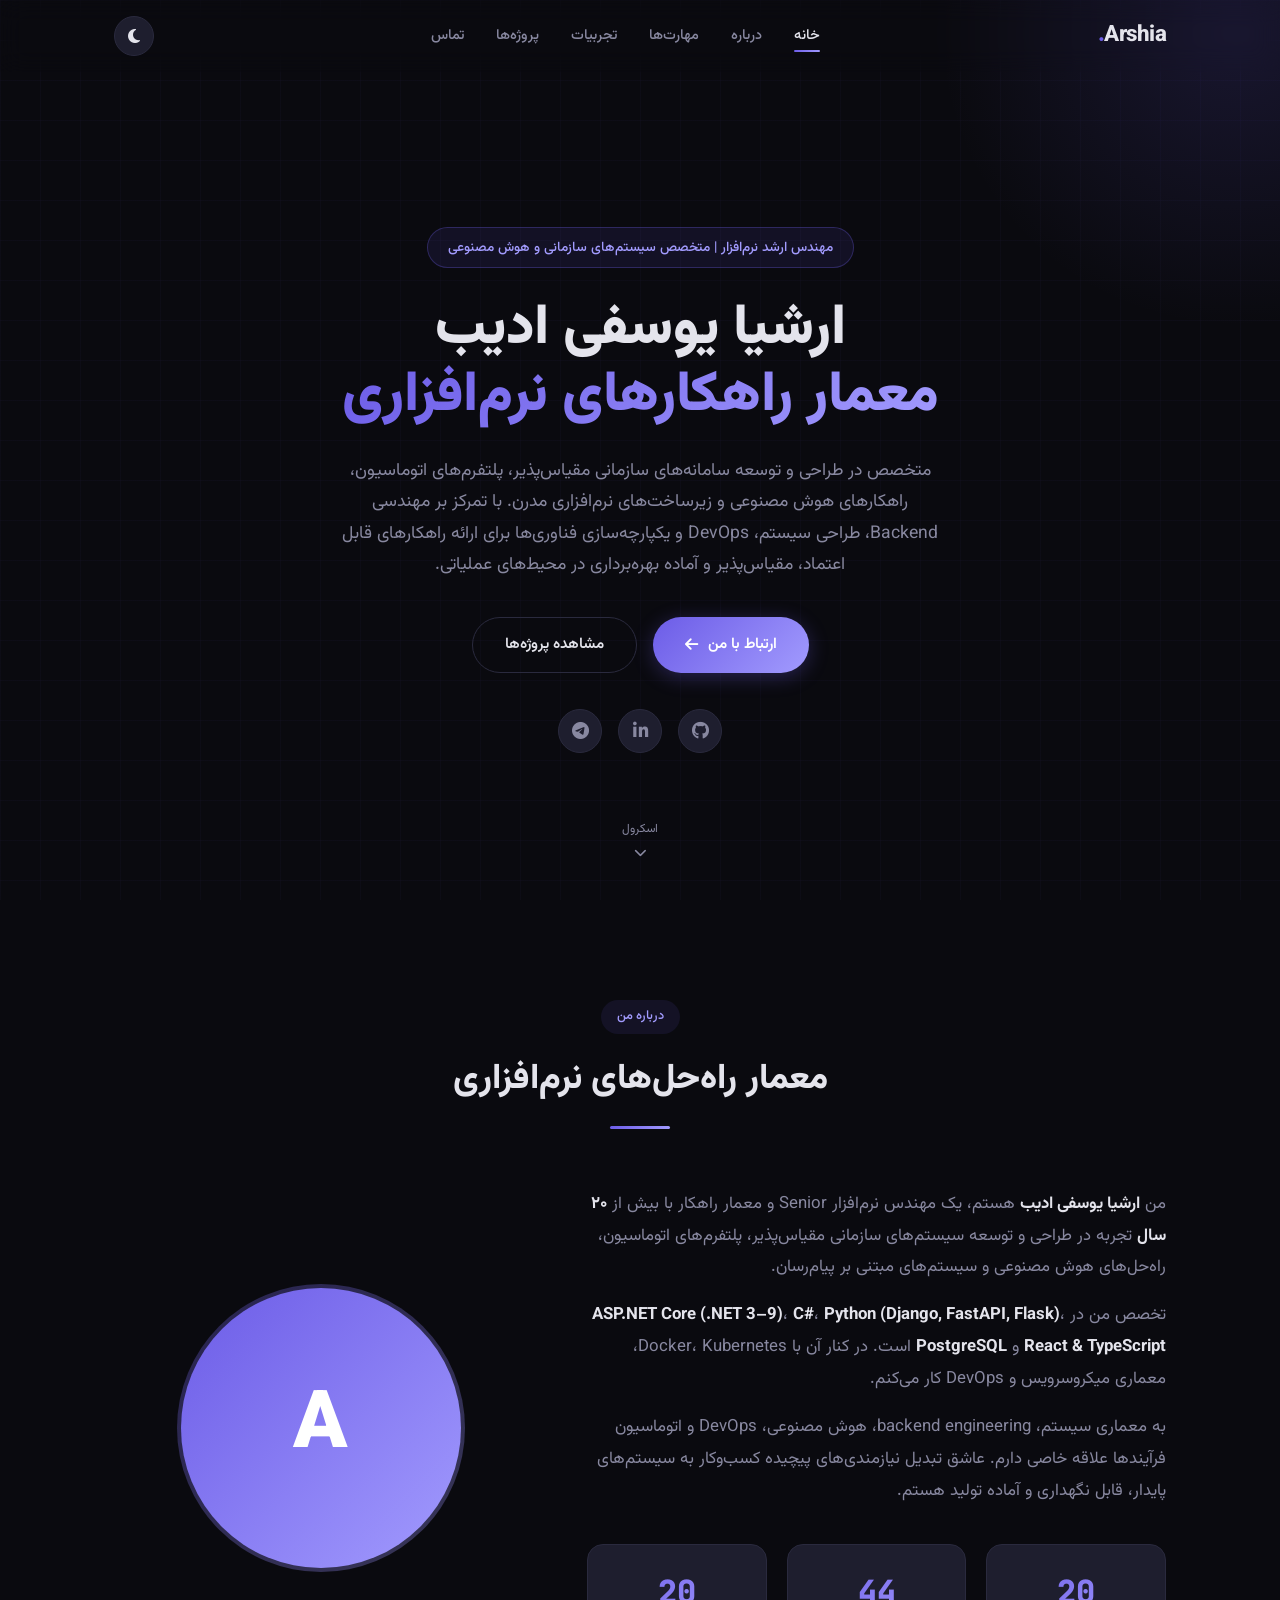
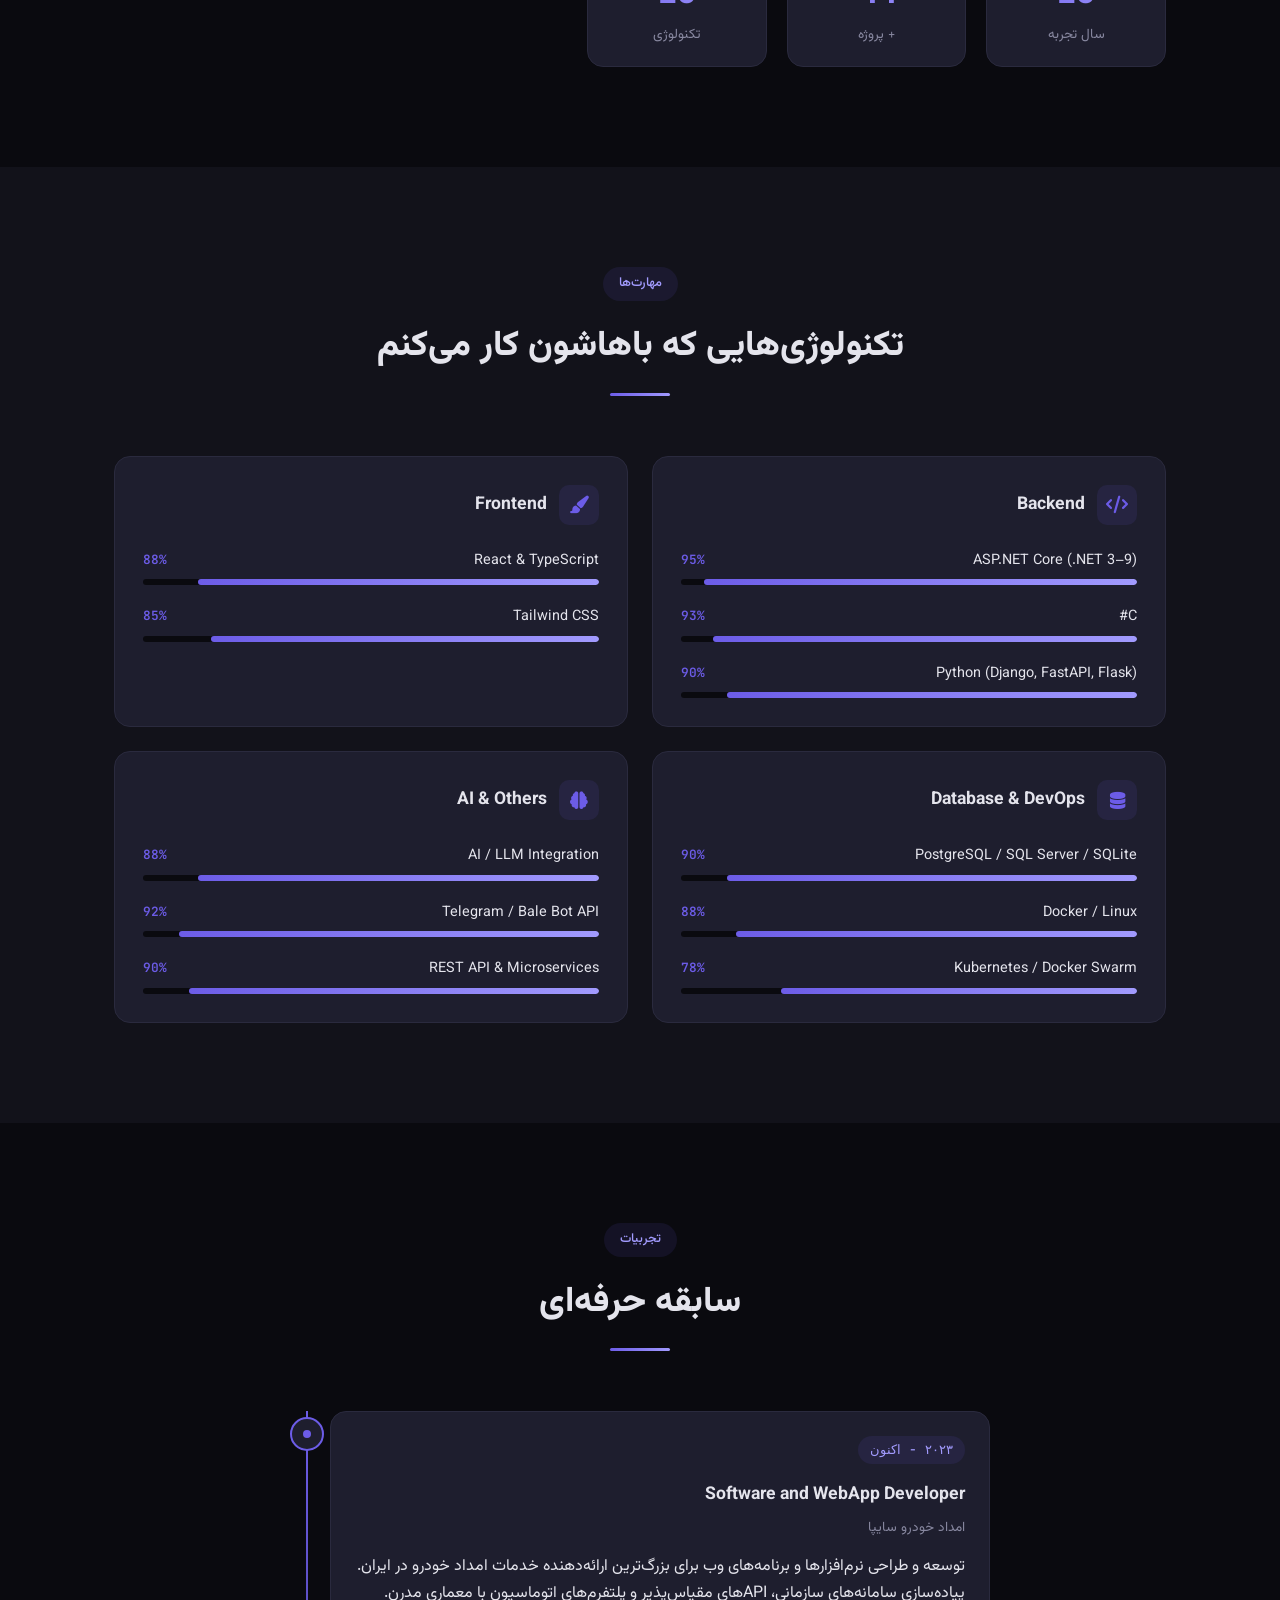
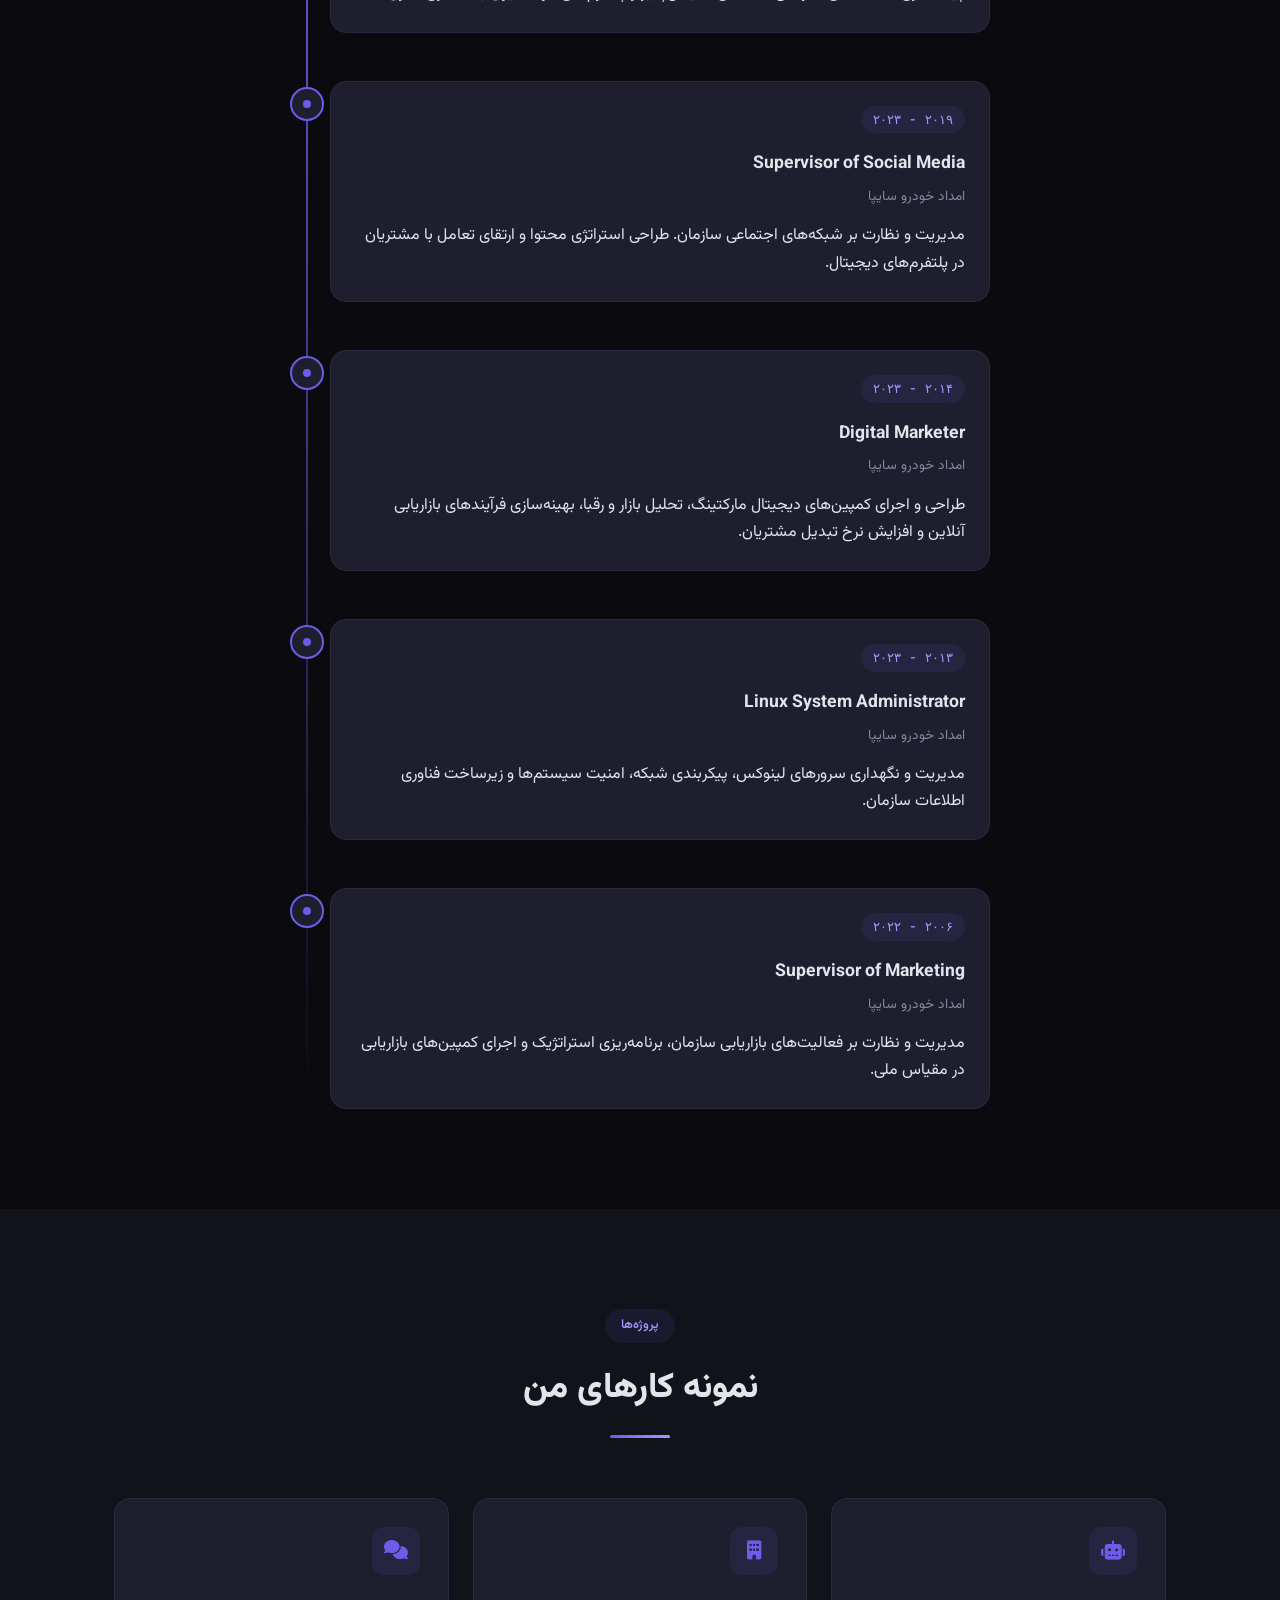
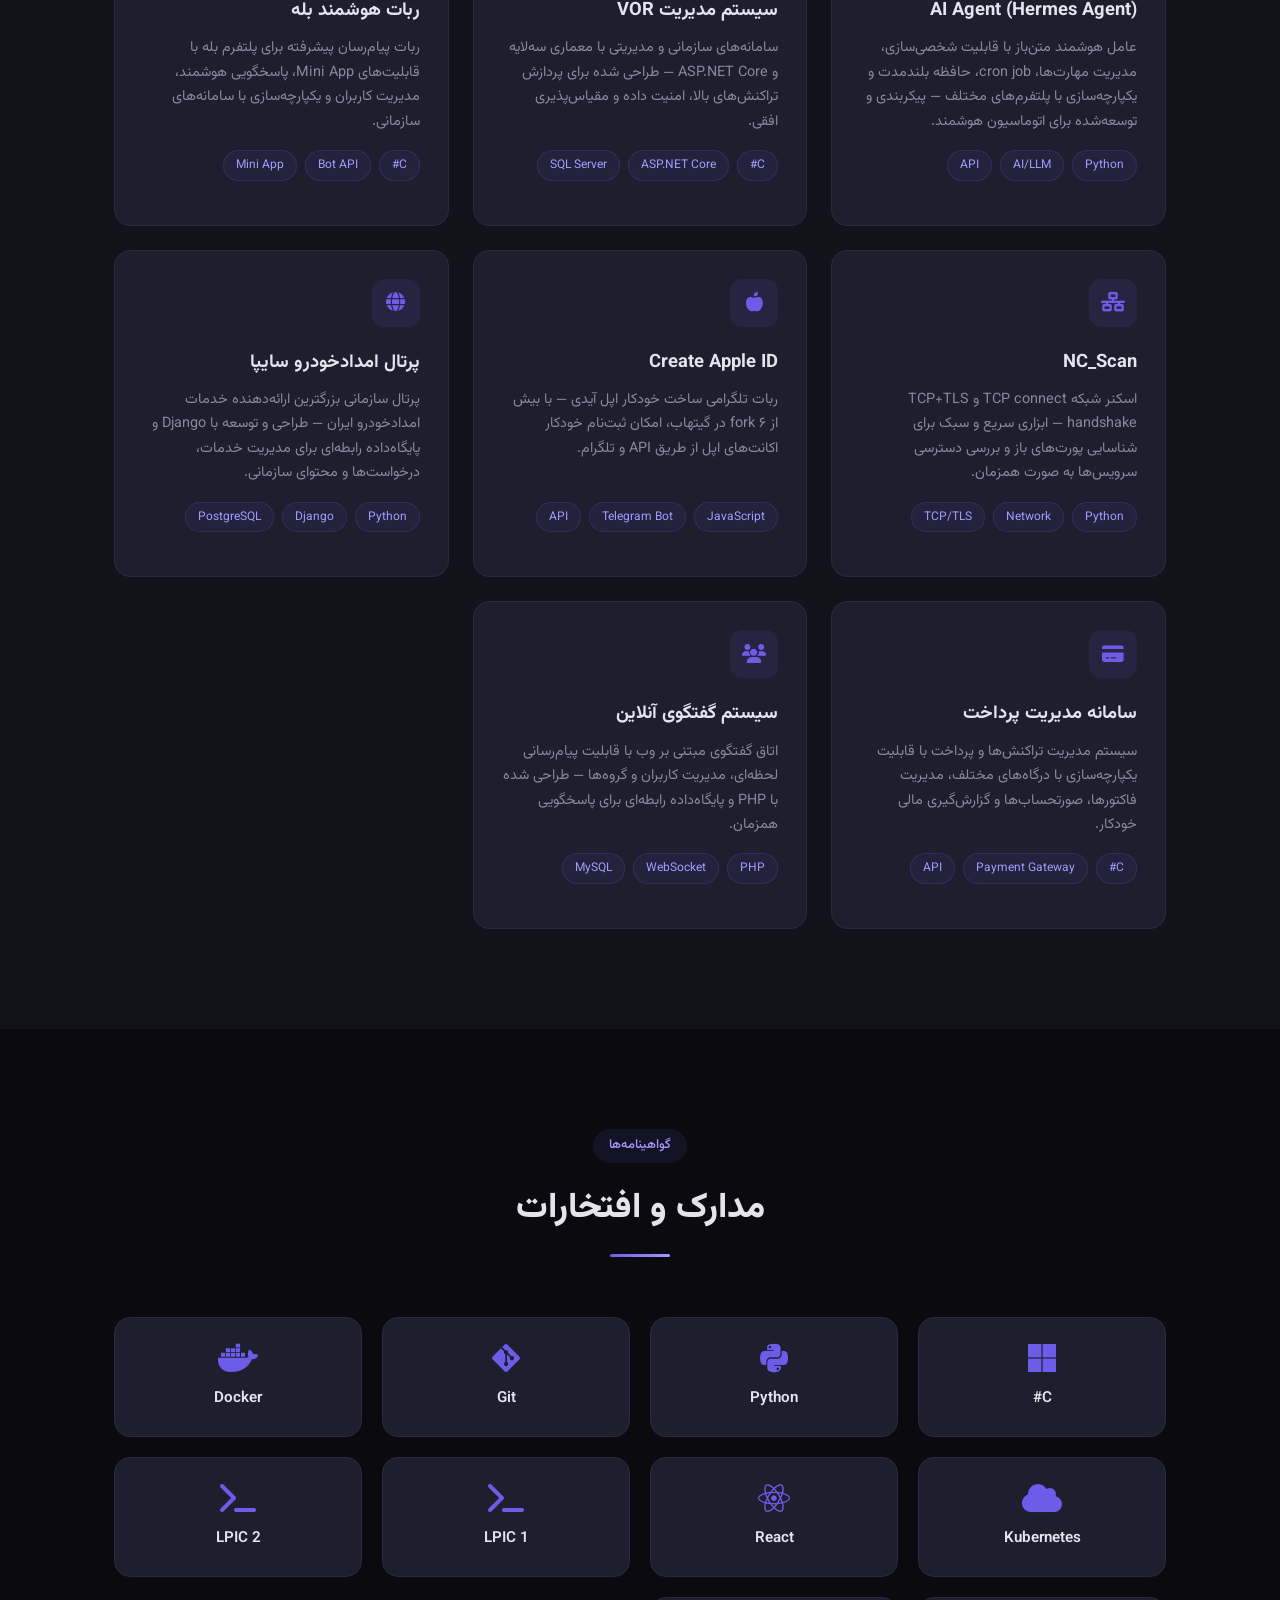
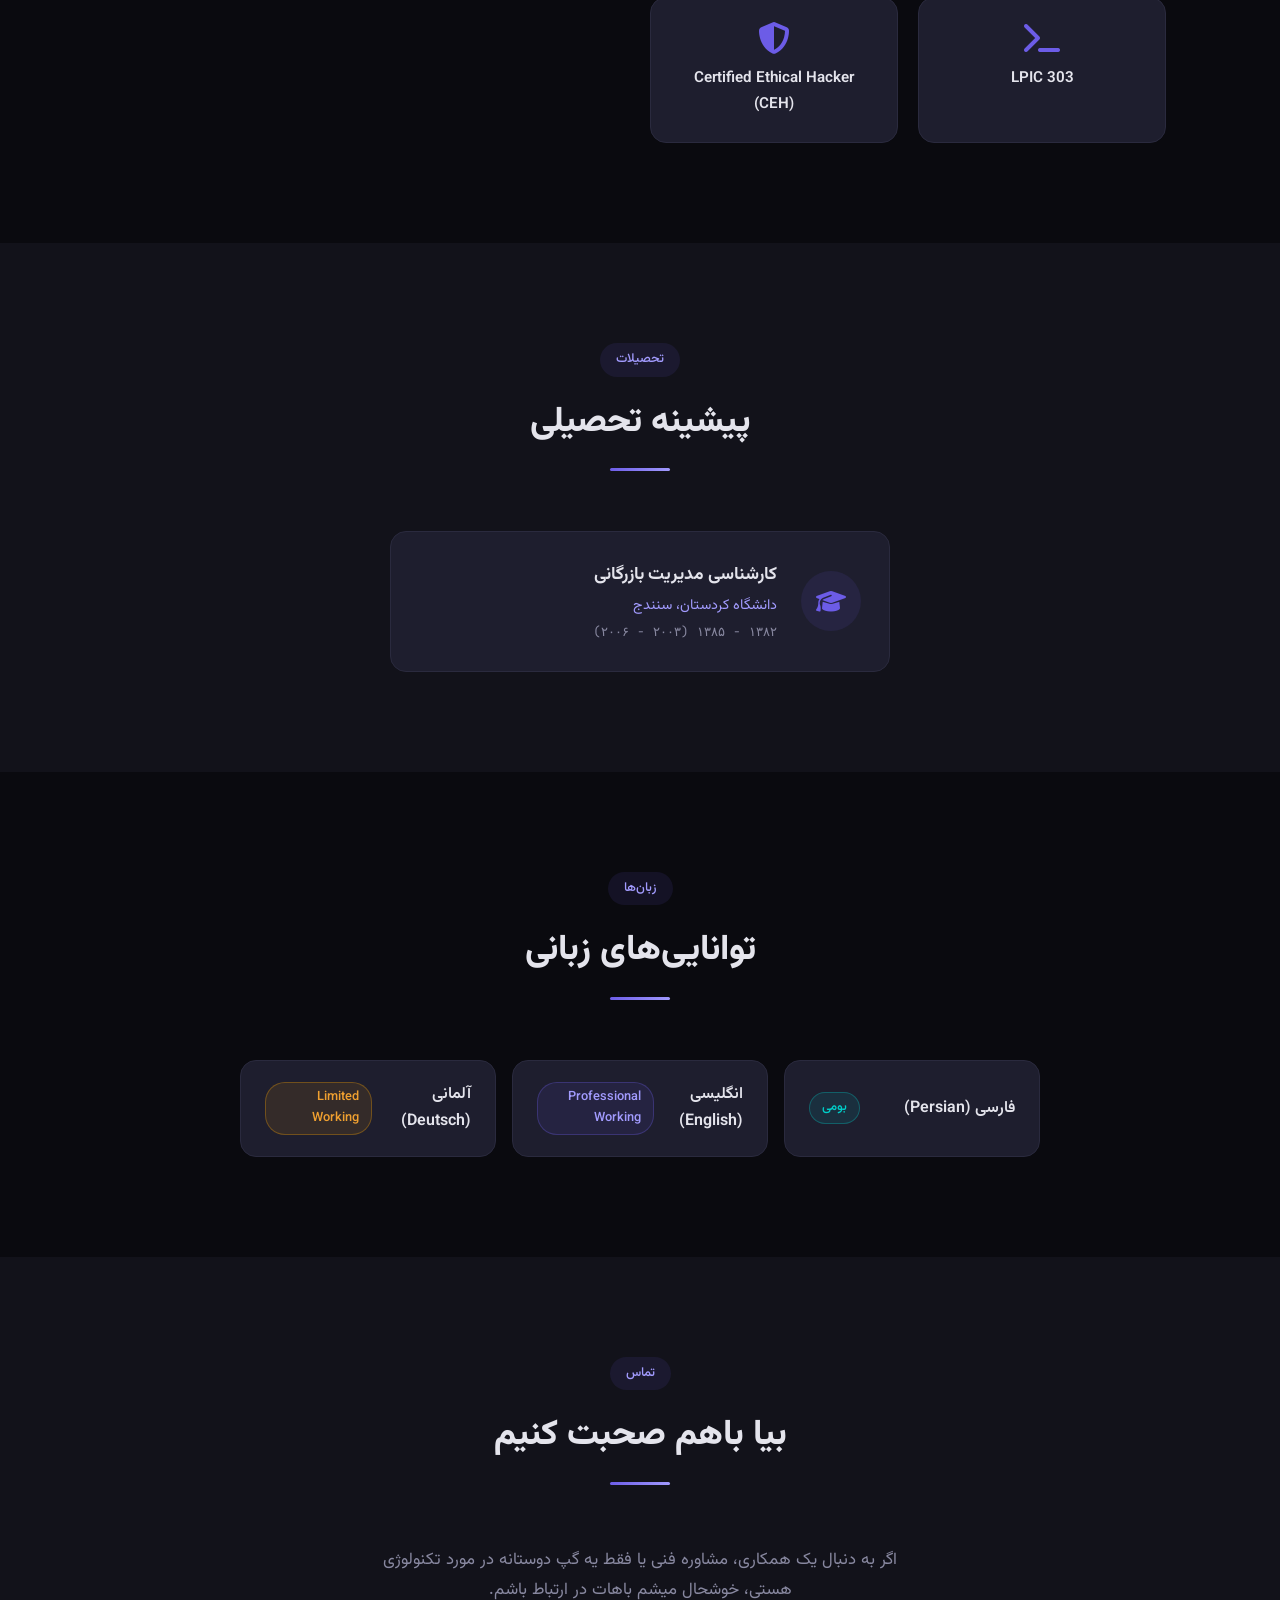
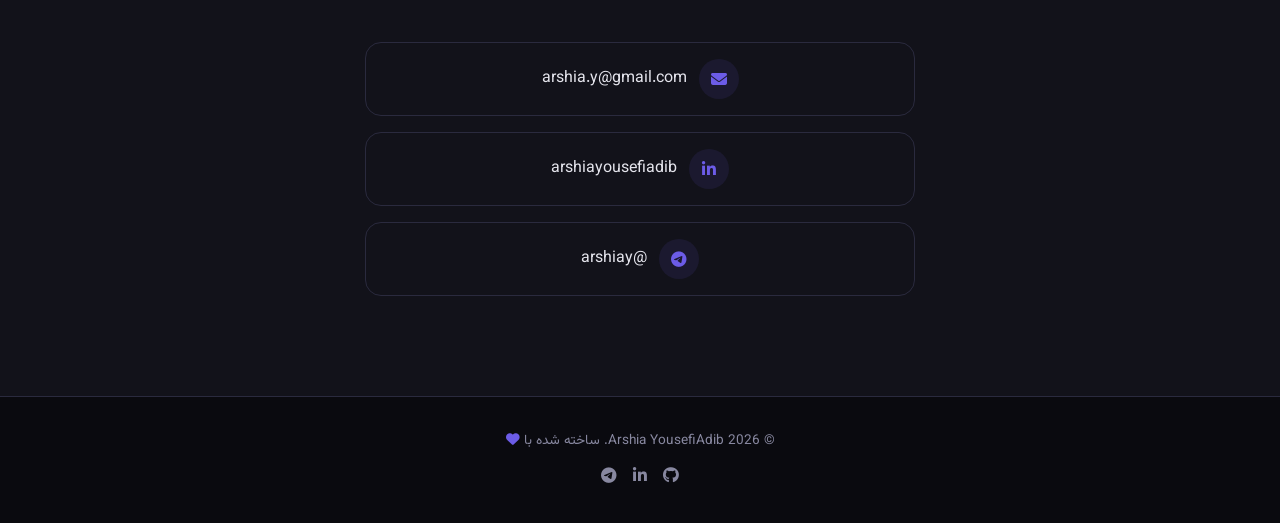
<file: index.html>
<!DOCTYPE html>
<html lang="fa" dir="rtl">
<head>
  <meta charset="UTF-8">
  <meta name="viewport" content="width=device-width, initial-scale=1.0">
  <meta name="description" content="ارشیا یوسفی ادیب — Senior Software Engineer & Solution Architect">
  <title>ارشیا یوسفی ادیب | CV Portfolio</title>
  <link rel="preconnect" href="https://fonts.googleapis.com">
  <link rel="preconnect" href="https://fonts.gstatic.com" crossorigin>
  <link href="https://fonts.googleapis.com/css2?family=Vazirmatn:wght@300;400;500;600;700;800;900&family=JetBrains+Mono:wght@400;500;600&display=swap" rel="stylesheet">
  <link rel="stylesheet" href="https://cdnjs.cloudflare.com/ajax/libs/font-awesome/6.5.1/css/all.min.css">
  <link rel="stylesheet" href="style.css">
</head>
<body>
  <!-- ========== NAVBAR ========== -->
  <nav class="navbar" id="navbar">
    <div class="container nav-container">
      <a href="#" class="nav-logo">Arshia<span class="accent">.</span></a>
      <div class="nav-links" id="navLinks">
        <a href="#hero" class="nav-link active">خانه</a>
        <a href="#about" class="nav-link">درباره</a>
        <a href="#skills" class="nav-link">مهارت‌ها</a>
        <a href="#experience" class="nav-link">تجربیات</a>
        <a href="#projects" class="nav-link">پروژه‌ها</a>
        <a href="#contact" class="nav-link">تماس</a>
      </div>
      <div class="nav-actions">
        <button class="theme-toggle" id="themeToggle" aria-label="تغییر تم">
          <i class="fas fa-moon"></i>
        </button>
        <button class="hamburger" id="hamburger" aria-label="منو">
          <span></span><span></span><span></span>
        </button>
      </div>
    </div>
  </nav>

  <!-- ========== HERO ========== -->
  <section class="hero" id="hero">
    <div class="hero-bg">
      <div class="gradient-sphere"></div>
      <div class="grid-overlay"></div>
    </div>
    <div class="container hero-content">
      <div class="hero-badge">مهندس ارشد نرم‌افزار | متخصص سیستم‌های سازمانی و هوش مصنوعی</div>
      <h1 class="hero-title">
        ارشیا یوسفی ادیب<br>
        <span class="gradient-text">معمار راهکارهای نرم‌افزاری</span>
      </h1>
      <p class="hero-desc">
        متخصص در طراحی و توسعه سامانه‌های سازمانی مقیاس‌پذیر، پلتفرم‌های اتوماسیون، راهکارهای هوش مصنوعی و زیرساخت‌های نرم‌افزاری مدرن. با تمرکز بر مهندسی Backend، طراحی سیستم، DevOps و یکپارچه‌سازی فناوری‌ها برای ارائه راهکارهای قابل اعتماد، مقیاس‌پذیر و آماده بهره‌برداری در محیط‌های عملیاتی.
      </p>
      <div class="hero-actions">
        <a href="#contact" class="btn btn-primary">ارتباط با من <i class="fas fa-arrow-left"></i></a>
        <a href="#projects" class="btn btn-outline">مشاهده پروژه‌ها</a>
      </div>
      <div class="hero-socials">
        <a href="https://github.com/arshiay" target="_blank" rel="noopener" class="social-icon" aria-label="GitHub">
          <i class="fab fa-github"></i>
        </a>
        <a href="https://www.linkedin.com/in/arshiayousefiadib" target="_blank" rel="noopener" class="social-icon" aria-label="LinkedIn">
          <i class="fab fa-linkedin-in"></i>
        </a>
        <a href="https://t.me/arshiay" target="_blank" rel="noopener" class="social-icon" aria-label="Telegram">
          <i class="fab fa-telegram-plane"></i>
        </a>
      </div>
    </div>
    <div class="scroll-indicator">
      <span>اسکرول</span>
      <i class="fas fa-chevron-down"></i>
    </div>
  </section>

  <!-- ========== ABOUT ========== -->
  <section class="section" id="about">
    <div class="container">
      <div class="section-header">
        <span class="section-tag">درباره من</span>
        <h2 class="section-title">معمار راه‌حل‌های نرم‌افزاری</h2>
        <div class="section-line"></div>
      </div>
      <div class="about-grid">
        <div class="about-text">
          <p>
            من <strong>ارشیا یوسفی ادیب</strong> هستم، یک مهندس نرم‌افزار Senior و معمار راهکار
            با بیش از <strong>۲۰ سال</strong> تجربه در طراحی و توسعه سیستم‌های سازمانی مقیاس‌پذیر،
            پلتفرم‌های اتوماسیون، راه‌حل‌های هوش مصنوعی و سیستم‌های مبتنی بر پیام‌رسان.
          </p>
          <p>
            تخصص من در <strong>ASP.NET Core (.NET 3–9)</strong>، <strong>C#</strong>،
            <strong>Python (Django, FastAPI, Flask)</strong>، <strong>React &amp; TypeScript</strong>
            و <strong>PostgreSQL</strong> است. در کنار آن با Docker، Kubernetes،
            معماری میکروسرویس و DevOps کار می‌کنم.
          </p>
          <p>
            به معماری سیستم، backend engineering، هوش مصنوعی، DevOps و اتوماسیون فرآیندها
            علاقه خاصی دارم. عاشق تبدیل نیازمندی‌های پیچیده کسب‌وکار به سیستم‌های
            پایدار، قابل نگهداری و آماده تولید هستم.
          </p>
          <div class="about-stats">
            <div class="stat">
              <span class="stat-number" data-target="20">0</span>
              <span class="stat-label">سال تجربه</span>
            </div>
            <div class="stat">
              <span class="stat-number" data-target="50">0</span>
              <span class="stat-label">+ پروژه</span>
            </div>
            <div class="stat">
              <span class="stat-number" data-target="20">0</span>
              <span class="stat-label">تکنولوژی</span>
            </div>
          </div>
        </div>
        <div class="about-image about-image--wide">
          <div class="about-image-frame">
            <div class="monogram">A</div>
          </div>
        </div>
      </div>
    </div>
  </section>

  <!-- ========== SKILLS ========== -->
  <section class="section section-dark" id="skills">
    <div class="container">
      <div class="section-header">
        <span class="section-tag">مهارت‌ها</span>
        <h2 class="section-title">تکنولوژی‌هایی که باهاشون کار می‌کنم</h2>
        <div class="section-line"></div>
      </div>
      <div class="skills-grid">
        <div class="skill-category">
          <div class="skill-category-header">
            <i class="fas fa-code"></i>
            <h3>Backend</h3>
          </div>
          <div class="skill-items">
            <div class="skill-item">
              <div class="skill-info">
                <span>ASP.NET Core (.NET 3–9)</span>
                <span class="skill-percent">95%</span>
              </div>
              <div class="skill-bar"><div class="skill-fill" style="width:0" data-width="95"></div></div>
            </div>
            <div class="skill-item">
              <div class="skill-info">
                <span>C#</span>
                <span class="skill-percent">93%</span>
              </div>
              <div class="skill-bar"><div class="skill-fill" style="width:0" data-width="93"></div></div>
            </div>
            <div class="skill-item">
              <div class="skill-info">
                <span>Python (Django, FastAPI, Flask)</span>
                <span class="skill-percent">90%</span>
              </div>
              <div class="skill-bar"><div class="skill-fill" style="width:0" data-width="90"></div></div>
            </div>
          </div>
        </div>
        <div class="skill-category">
          <div class="skill-category-header">
            <i class="fas fa-paint-brush"></i>
            <h3>Frontend</h3>
          </div>
          <div class="skill-items">
            <div class="skill-item">
              <div class="skill-info">
                <span>React &amp; TypeScript</span>
                <span class="skill-percent">88%</span>
              </div>
              <div class="skill-bar"><div class="skill-fill" style="width:0" data-width="88"></div></div>
            </div>
            <div class="skill-item">
              <div class="skill-info">
                <span>Tailwind CSS</span>
                <span class="skill-percent">85%</span>
              </div>
              <div class="skill-bar"><div class="skill-fill" style="width:0" data-width="85"></div></div>
            </div>
          </div>
        </div>
        <div class="skill-category">
          <div class="skill-category-header">
            <i class="fas fa-database"></i>
            <h3>Database &amp; DevOps</h3>
          </div>
          <div class="skill-items">
            <div class="skill-item">
              <div class="skill-info">
                <span>PostgreSQL / SQL Server / SQLite</span>
                <span class="skill-percent">90%</span>
              </div>
              <div class="skill-bar"><div class="skill-fill" style="width:0" data-width="90"></div></div>
            </div>
            <div class="skill-item">
              <div class="skill-info">
                <span>Docker / Linux</span>
                <span class="skill-percent">88%</span>
              </div>
              <div class="skill-bar"><div class="skill-fill" style="width:0" data-width="88"></div></div>
            </div>
            <div class="skill-item">
              <div class="skill-info">
                <span>Kubernetes / Docker Swarm</span>
                <span class="skill-percent">78%</span>
              </div>
              <div class="skill-bar"><div class="skill-fill" style="width:0" data-width="78"></div></div>
            </div>
          </div>
        </div>
        <div class="skill-category">
          <div class="skill-category-header">
            <i class="fas fa-brain"></i>
            <h3>AI &amp; Others</h3>
          </div>
          <div class="skill-items">
            <div class="skill-item">
              <div class="skill-info">
                <span>AI / LLM Integration</span>
                <span class="skill-percent">88%</span>
              </div>
              <div class="skill-bar"><div class="skill-fill" style="width:0" data-width="88"></div></div>
            </div>
            <div class="skill-item">
              <div class="skill-info">
                <span>Telegram / Bale Bot API</span>
                <span class="skill-percent">92%</span>
              </div>
              <div class="skill-bar"><div class="skill-fill" style="width:0" data-width="92"></div></div>
            </div>
            <div class="skill-item">
              <div class="skill-info">
                <span>REST API &amp; Microservices</span>
                <span class="skill-percent">90%</span>
              </div>
              <div class="skill-bar"><div class="skill-fill" style="width:0" data-width="90"></div></div>
            </div>
          </div>
        </div>
      </div>
    </div>
  </section>

  <!-- ========== EXPERIENCE ========== -->
  <section class="section" id="experience">
    <div class="container">
      <div class="section-header">
        <span class="section-tag">تجربیات</span>
        <h2 class="section-title">سابقه حرفه‌ای</h2>
        <div class="section-line"></div>
      </div>
      <div class="timeline">
        <div class="timeline-item">
          <div class="timeline-marker"></div>
          <div class="timeline-content">
            <div class="timeline-header">
              <span class="timeline-date">۲۰۲۳ - اکنون</span>
              <h3>Software and WebApp Developer</h3>
              <span class="timeline-company">امداد خودرو سایپا</span>
            </div>
            <p>توسعه و طراحی نرم‌افزارها و برنامه‌های وب برای بزرگ‌ترین ارائه‌دهنده خدمات امداد خودرو در ایران. پیاده‌سازی سامانه‌های سازمانی، APIهای مقیاس‌پذیر و پلتفرم‌های اتوماسیون با معماری مدرن.</p>
          </div>
        </div>
        <div class="timeline-item">
          <div class="timeline-marker"></div>
          <div class="timeline-content">
            <div class="timeline-header">
              <span class="timeline-date">۲۰۱۹ - ۲۰۲۳</span>
              <h3>Supervisor of Social Media</h3>
              <span class="timeline-company">امداد خودرو سایپا</span>
            </div>
            <p>مدیریت و نظارت بر شبکه‌های اجتماعی سازمان. طراحی استراتژی محتوا و ارتقای تعامل با مشتریان در پلتفرم‌های دیجیتال.</p>
          </div>
        </div>
        <div class="timeline-item">
          <div class="timeline-marker"></div>
          <div class="timeline-content">
            <div class="timeline-header">
              <span class="timeline-date">۲۰۱۴ - ۲۰۲۳</span>
              <h3>Digital Marketer</h3>
              <span class="timeline-company">امداد خودرو سایپا</span>
            </div>
            <p>طراحی و اجرای کمپین‌های دیجیتال مارکتینگ، تحلیل بازار و رقبا، بهینه‌سازی فرآیندهای بازاریابی آنلاین و افزایش نرخ تبدیل مشتریان.</p>
          </div>
        </div>
        <div class="timeline-item">
          <div class="timeline-marker"></div>
          <div class="timeline-content">
            <div class="timeline-header">
              <span class="timeline-date">۲۰۱۳ - ۲۰۲۳</span>
              <h3>Linux System Administrator</h3>
              <span class="timeline-company">امداد خودرو سایپا</span>
            </div>
            <p>مدیریت و نگهداری سرورهای لینوکس، پیکربندی شبکه، امنیت سیستم‌ها و زیرساخت فناوری اطلاعات سازمان.</p>
          </div>
        </div>
        <div class="timeline-item">
          <div class="timeline-marker"></div>
          <div class="timeline-content">
            <div class="timeline-header">
              <span class="timeline-date">۲۰۰۶ - ۲۰۲۲</span>
              <h3>Supervisor of Marketing</h3>
              <span class="timeline-company">امداد خودرو سایپا</span>
            </div>
            <p>مدیریت و نظارت بر فعالیت‌های بازاریابی سازمان، برنامه‌ریزی استراتژیک و اجرای کمپین‌های بازاریابی در مقیاس ملی.</p>
          </div>
        </div>
      </div>
    </div>
  </section>

  <!-- ========== PROJECTS ========== -->
  <section class="section section-dark" id="projects">
    <div class="container">
      <div class="section-header">
        <span class="section-tag">پروژه‌ها</span>
        <h2 class="section-title">نمونه کارهای من</h2>
        <div class="section-line"></div>
      </div>
      <div class="projects-grid">
        <div class="project-card">
          <div class="project-icon"><i class="fas fa-robot"></i></div>
          <h3>AI Agent (Hermes Agent)</h3>
          <p>عامل هوشمند متن‌باز با قابلیت شخصی‌سازی، مدیریت مهارت‌ها، cron job، حافظه بلندمدت و یکپارچه‌سازی با پلتفرم‌های مختلف — پیکربندی و توسعه‌شده برای اتوماسیون هوشمند.</p>
          <div class="project-tags">
            <span>Python</span>
            <span>AI/LLM</span>
            <span>API</span>
          </div>
        </div>
        <div class="project-card">
          <div class="project-icon"><i class="fas fa-building"></i></div>
          <h3>سیستم مدیریت VOR</h3>
          <p>سامانه‌های سازمانی و مدیریتی با معماری سه‌لایه و ASP.NET Core — طراحی شده برای پردازش تراکنش‌های بالا، امنیت داده و مقیاس‌پذیری افقی.</p>
          <div class="project-tags">
            <span>C#</span>
            <span>ASP.NET Core</span>
            <span>SQL Server</span>
          </div>
        </div>
        <div class="project-card">
          <div class="project-icon"><i class="fas fa-comments"></i></div>
          <h3>ربات هوشمند بله</h3>
          <p>ربات پیام‌رسان پیشرفته برای پلتفرم بله با قابلیت‌های Mini App، پاسخگویی هوشمند، مدیریت کاربران و یکپارچه‌سازی با سامانه‌های سازمانی.</p>
          <div class="project-tags">
            <span>C#</span>
            <span>Bot API</span>
            <span>Mini App</span>
          </div>
        </div>
        <div class="project-card">
          <div class="project-icon"><i class="fas fa-network-wired"></i></div>
          <h3>NC_Scan</h3>
          <p>اسکنر شبکه TCP connect و TCP+TLS handshake — ابزاری سریع و سبک برای شناسایی پورت‌های باز و بررسی دسترسی سرویس‌ها به صورت همزمان.</p>
          <div class="project-tags">
            <span>Python</span>
            <span>Network</span>
            <span>TCP/TLS</span>
          </div>
        </div>
        <div class="project-card">
          <div class="project-icon"><i class="fas fa-apple-alt"></i></div>
          <h3>Create Apple ID</h3>
          <p>ربات تلگرامی ساخت خودکار اپل آیدی — با بیش از ۶ fork در گیتهاب، امکان ثبت‌نام خودکار اکانت‌های اپل از طریق API و تلگرام.</p>
          <div class="project-tags">
            <span>JavaScript</span>
            <span>Telegram Bot</span>
            <span>API</span>
          </div>
        </div>
        <div class="project-card">
          <div class="project-icon"><i class="fas fa-globe"></i></div>
          <h3>پرتال امدادخودرو سایپا</h3>
          <p>پرتال سازمانی بزرگترین ارائه‌دهنده خدمات امدادخودرو ایران — طراحی و توسعه با Django و پایگاه‌داده رابطه‌ای برای مدیریت خدمات، درخواست‌ها و محتوای سازمانی.</p>
          <div class="project-tags">
            <span>Python</span>
            <span>Django</span>
            <span>PostgreSQL</span>
          </div>
        </div>
        <div class="project-card">
          <div class="project-icon"><i class="fas fa-credit-card"></i></div>
          <h3>سامانه مدیریت پرداخت</h3>
          <p>سیستم مدیریت تراکنش‌ها و پرداخت با قابلیت یکپارچه‌سازی با درگاه‌های مختلف، مدیریت فاکتورها، صورتحساب‌ها و گزارش‌گیری مالی خودکار.</p>
          <div class="project-tags">
            <span>C#</span>
            <span>Payment Gateway</span>
            <span>API</span>
          </div>
        </div>
        <div class="project-card">
          <div class="project-icon"><i class="fas fa-users"></i></div>
          <h3>سیستم گفتگوی آنلاین</h3>
          <p>اتاق گفتگوی مبتنی بر وب با قابلیت پیام‌رسانی لحظه‌ای، مدیریت کاربران و گروه‌ها — طراحی شده با PHP و پایگاه‌داده رابطه‌ای برای پاسخگویی همزمان.</p>
          <div class="project-tags">
            <span>PHP</span>
            <span>WebSocket</span>
            <span>MySQL</span>
          </div>
        </div>
      </div>
    </div>
  </section>

  <!-- ========== CERTIFICATIONS ========== -->
  <section class="section" id="certifications">
    <div class="container">
      <div class="section-header">
        <span class="section-tag">گواهینامه‌ها</span>
        <h2 class="section-title">مدارک و افتخارات</h2>
        <div class="section-line"></div>
      </div>
      <div class="certs-grid">
        <div class="cert-card">
          <i class="fab fa-microsoft"></i>
          <h3>C#</h3>
        </div>
        <div class="cert-card">
          <i class="fab fa-python"></i>
          <h3>Python</h3>
        </div>
        <div class="cert-card">
          <i class="fab fa-git-alt"></i>
          <h3>Git</h3>
        </div>
        <div class="cert-card">
          <i class="fab fa-docker"></i>
          <h3>Docker</h3>
        </div>
        <div class="cert-card">
          <i class="fas fa-cloud"></i>
          <h3>Kubernetes</h3>
        </div>
        <div class="cert-card">
          <i class="fab fa-react"></i>
          <h3>React</h3>
        </div>
        <div class="cert-card">
          <i class="fas fa-terminal"></i>
          <h3>LPIC 1</h3>
        </div>
        <div class="cert-card">
          <i class="fas fa-terminal"></i>
          <h3>LPIC 2</h3>
        </div>
        <div class="cert-card">
          <i class="fas fa-terminal"></i>
          <h3>LPIC 303</h3>
        </div>
        <div class="cert-card">
          <i class="fas fa-shield-alt"></i>
          <h3>Certified Ethical Hacker (CEH)</h3>
        </div>
      </div>
    </div>
  </section>

  <!-- ========== EDUCATION ========== -->
  <section class="section section-dark" id="education">
    <div class="container">
      <div class="section-header">
        <span class="section-tag">تحصیلات</span>
        <h2 class="section-title">پیشینه تحصیلی</h2>
        <div class="section-line"></div>
      </div>
      <div class="edu-card">
        <div class="edu-icon"><i class="fas fa-graduation-cap"></i></div>
        <div class="edu-info">
          <h3>کارشناسی مدیریت بازرگانی</h3>
          <p class="edu-school">دانشگاه کردستان، سنندج</p>
          <p class="edu-year">۱۳۸۲ - ۱۳۸۵ (۲۰۰۳ - ۲۰۰۶)</p>
        </div>
      </div>
    </div>
  </section>

  <!-- ========== LANGUAGES ========== -->
  <section class="section" id="languages">
    <div class="container">
      <div class="section-header">
        <span class="section-tag">زبان‌ها</span>
        <h2 class="section-title">توانایی‌های زبانی</h2>
        <div class="section-line"></div>
      </div>
      <div class="lang-grid">
        <div class="lang-card">
          <span class="lang-name">فارسی (Persian)</span>
          <span class="lang-level native">بومی</span>
        </div>
        <div class="lang-card">
          <span class="lang-name">انگلیسی (English)</span>
          <span class="lang-level advanced">Professional Working</span>
        </div>
        <div class="lang-card">
          <span class="lang-name">آلمانی (Deutsch)</span>
          <span class="lang-level beginner">Limited Working</span>
        </div>
      </div>
    </div>
  </section>

  <!-- ========== CONTACT ========== -->
  <section class="section section-dark" id="contact">
    <div class="container">
      <div class="section-header">
        <span class="section-tag">تماس</span>
        <h2 class="section-title">بیا باهم صحبت کنیم</h2>
        <div class="section-line"></div>
      </div>
      <div class="contact-content">
        <p class="contact-desc">
          اگر به دنبال یک همکاری، مشاوره فنی یا فقط یه گپ دوستانه در مورد تکنولوژی هستی،
          خوشحال میشم باهات در ارتباط باشم.
        </p>
        <div class="contact-links">
          <a href="mailto:arshia.y@gmail.com" class="contact-item">
            <i class="fas fa-envelope"></i>
            <span>arshia.y@gmail.com</span>
          </a>
          <a href="https://www.linkedin.com/in/arshiayousefiadib" target="_blank" rel="noopener" class="contact-item">
            <i class="fab fa-linkedin-in"></i>
            <span>arshiayousefiadib</span>
          </a>
          <a href="https://t.me/arshiay" target="_blank" rel="noopener" class="contact-item">
            <i class="fab fa-telegram-plane"></i>
            <span>@arshiay</span>
          </a>
        </div>
      </div>
    </div>
  </section>

  <!-- ========== FOOTER ========== -->
  <footer class="footer">
    <div class="container">
      <div class="footer-content">
        <p class="footer-copy">
          &copy; <span id="year"></span> Arshia YousefiAdib. ساخته شده با <i class="fas fa-heart" style="color:var(--accent)"></i>
        </p>
        <div class="footer-socials">
          <a href="https://github.com/arshiay" target="_blank" rel="noopener"><i class="fab fa-github"></i></a>
          <a href="https://www.linkedin.com/in/arshiayousefiadib" target="_blank" rel="noopener"><i class="fab fa-linkedin-in"></i></a>
          <a href="https://t.me/arshiay" target="_blank" rel="noopener"><i class="fab fa-telegram-plane"></i></a>
        </div>
      </div>
    </div>
  </footer>

  <script src="script.js"></script>
</body>
</html>
</file>
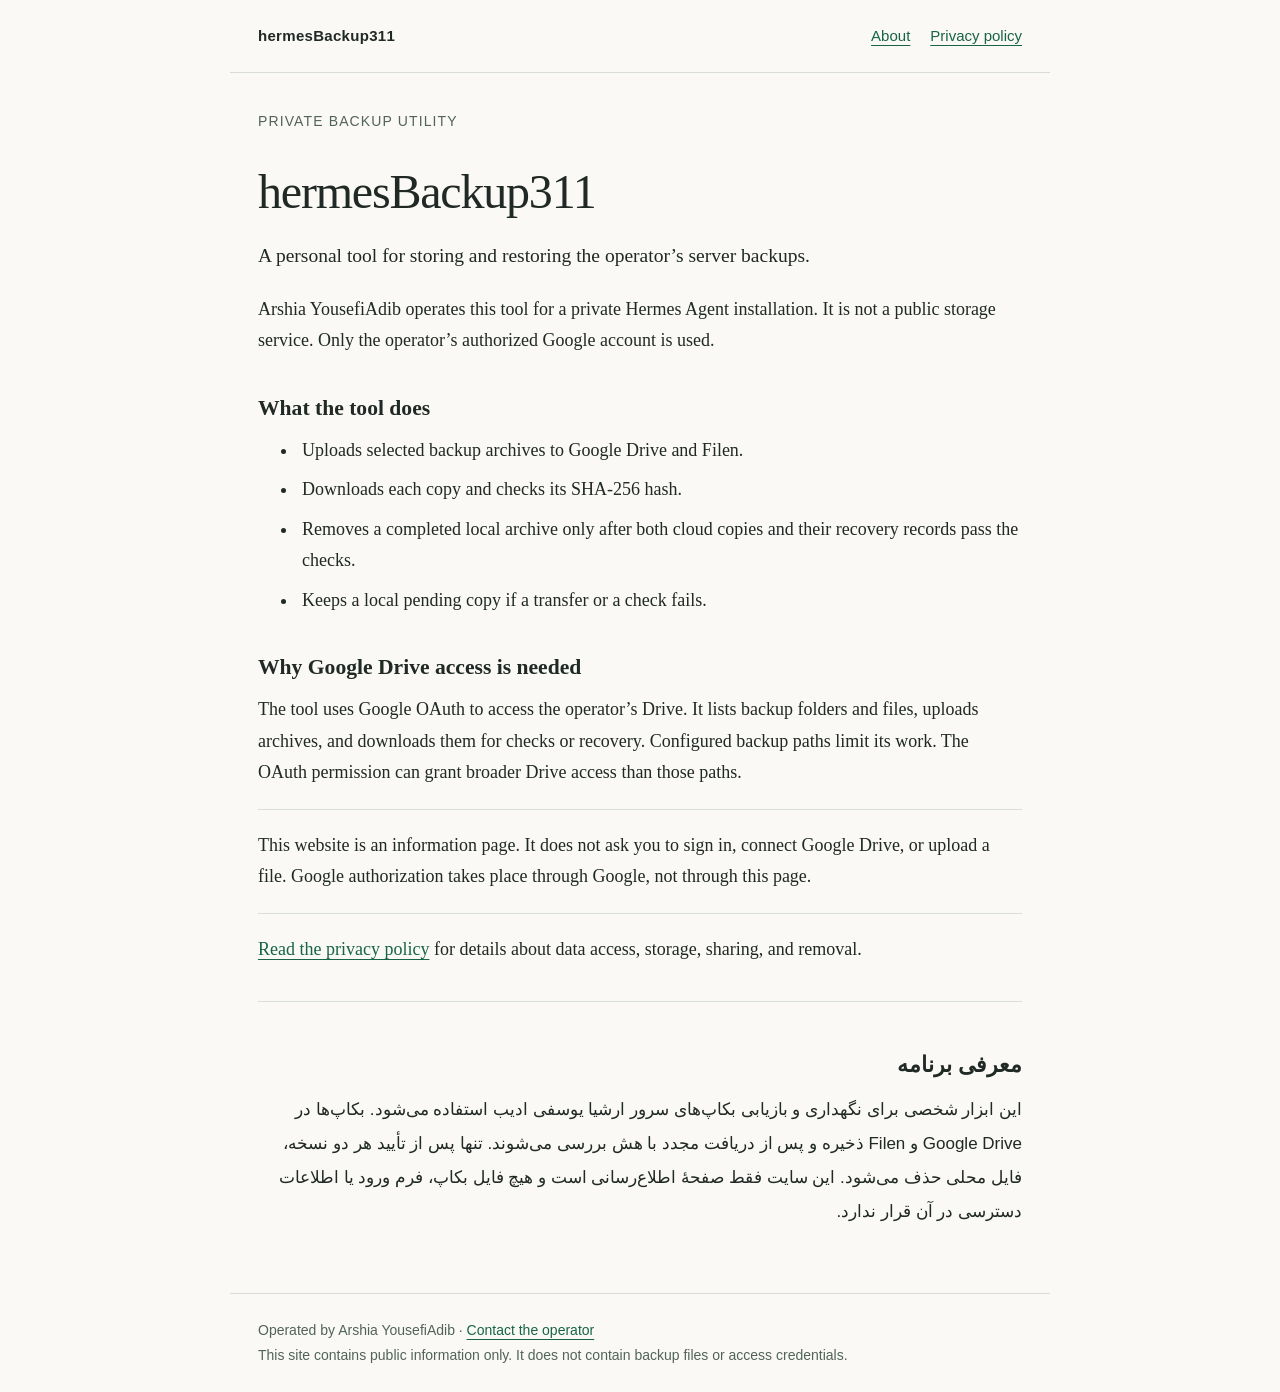
<file: hermes-backup-info/index.html>
<!doctype html>
<html lang="en"><head><meta charset="utf-8"><meta name="viewport" content="width=device-width,initial-scale=1"><title>hermesBackup311 — Personal backup utility</title><meta name="description" content="Personal server backup utility. Google Drive and Filen backup storage, hash checks, and recovery."><meta name="referrer" content="strict-origin-when-cross-origin"><link rel="stylesheet" href="style.css"></head>
<body><header><a class="brand" href="./">hermesBackup311</a><nav aria-label="Main navigation"><a href="./">About</a><a href="privacy.html">Privacy policy</a></nav></header><main><p class="kicker">Private backup utility</p><h1>hermesBackup311</h1>
<p class="lead">A personal tool for storing and restoring the operator’s server backups.</p>
<p>Arshia YousefiAdib operates this tool for a private Hermes Agent installation. It is not a public storage service. Only the operator’s authorized Google account is used.</p>
<h2>What the tool does</h2><ul><li>Uploads selected backup archives to Google Drive and Filen.</li><li>Downloads each copy and checks its SHA-256 hash.</li><li>Removes a completed local archive only after both cloud copies and their recovery records pass the checks.</li><li>Keeps a local pending copy if a transfer or a check fails.</li></ul>
<h2>Why Google Drive access is needed</h2><p>The tool uses Google OAuth to access the operator’s Drive. It lists backup folders and files, uploads archives, and downloads them for checks or recovery. Configured backup paths limit its work. The OAuth permission can grant broader Drive access than those paths.</p>
<p class="note">This website is an information page. It does not ask you to sign in, connect Google Drive, or upload a file. Google authorization takes place through Google, not through this page.</p>
<p><a href="privacy.html">Read the privacy policy</a> for details about data access, storage, sharing, and removal.</p>
<section lang="fa" dir="rtl"><h2>معرفی برنامه</h2><p>این ابزار شخصی برای نگهداری و بازیابی بکاپ‌های سرور ارشیا یوسفی ادیب استفاده می‌شود. بکاپ‌ها در Google Drive و Filen ذخیره و پس از دریافت مجدد با هش بررسی می‌شوند. تنها پس از تأیید هر دو نسخه، فایل محلی حذف می‌شود. این سایت فقط صفحهٔ اطلاع‌رسانی است و هیچ فایل بکاپ، فرم ورود یا اطلاعات دسترسی در آن قرار ندارد.</p></section></main><footer>Operated by Arshia YousefiAdib · <a href="https://github.com/arshiay">Contact the operator</a><br>This site contains public information only. It does not contain backup files or access credentials.</footer></body></html>
</file>
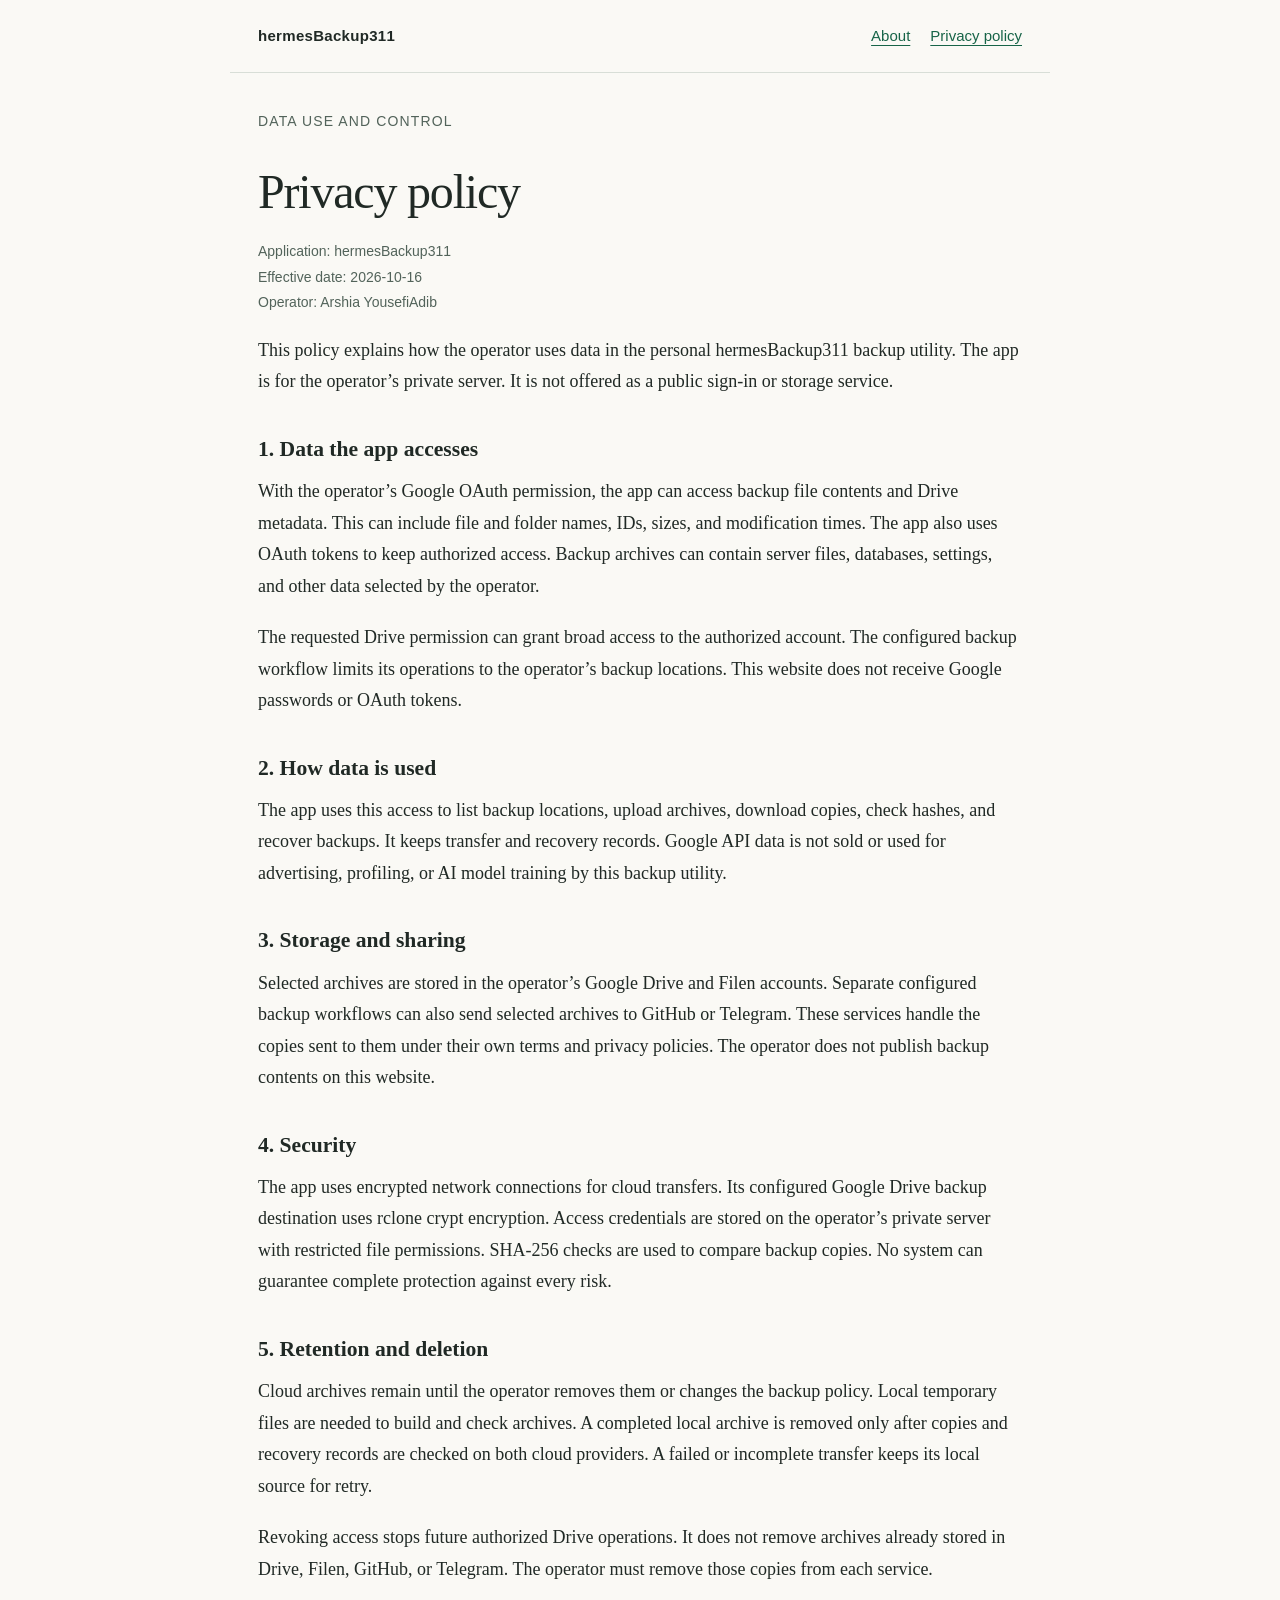
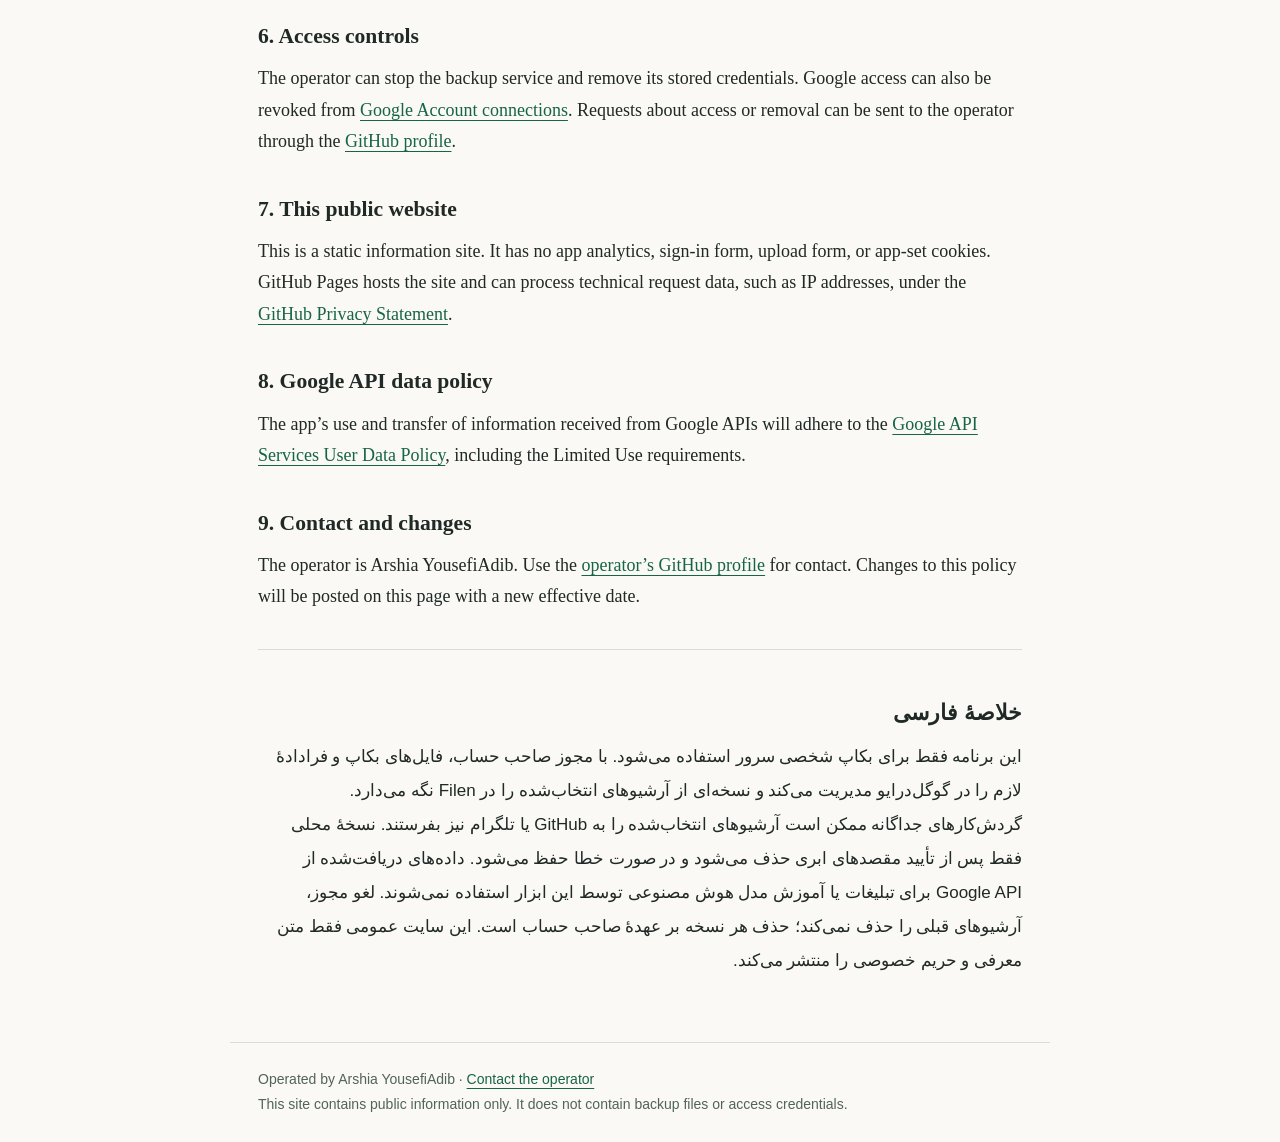
<file: hermes-backup-info/privacy.html>
<!doctype html>
<html lang="en"><head><meta charset="utf-8"><meta name="viewport" content="width=device-width,initial-scale=1"><title>Privacy policy — hermesBackup311</title><meta name="description" content="Privacy policy for the personal hermesBackup311 backup utility."><meta name="referrer" content="strict-origin-when-cross-origin"><link rel="stylesheet" href="style.css"></head>
<body><header><a class="brand" href="./">hermesBackup311</a><nav aria-label="Main navigation"><a href="./">About</a><a href="privacy.html">Privacy policy</a></nav></header><main><p class="kicker">Data use and control</p><h1>Privacy policy</h1><p class="meta">Application: hermesBackup311<br>Effective date: 2026-10-16<br>Operator: Arshia YousefiAdib</p>
<p>This policy explains how the operator uses data in the personal hermesBackup311 backup utility. The app is for the operator’s private server. It is not offered as a public sign-in or storage service.</p>
<h2>1. Data the app accesses</h2><p>With the operator’s Google OAuth permission, the app can access backup file contents and Drive metadata. This can include file and folder names, IDs, sizes, and modification times. The app also uses OAuth tokens to keep authorized access. Backup archives can contain server files, databases, settings, and other data selected by the operator.</p><p>The requested Drive permission can grant broad access to the authorized account. The configured backup workflow limits its operations to the operator’s backup locations. This website does not receive Google passwords or OAuth tokens.</p>
<h2>2. How data is used</h2><p>The app uses this access to list backup locations, upload archives, download copies, check hashes, and recover backups. It keeps transfer and recovery records. Google API data is not sold or used for advertising, profiling, or AI model training by this backup utility.</p>
<h2>3. Storage and sharing</h2><p>Selected archives are stored in the operator’s Google Drive and Filen accounts. Separate configured backup workflows can also send selected archives to GitHub or Telegram. These services handle the copies sent to them under their own terms and privacy policies. The operator does not publish backup contents on this website.</p>
<h2>4. Security</h2><p>The app uses encrypted network connections for cloud transfers. Its configured Google Drive backup destination uses rclone crypt encryption. Access credentials are stored on the operator’s private server with restricted file permissions. SHA-256 checks are used to compare backup copies. No system can guarantee complete protection against every risk.</p>
<h2>5. Retention and deletion</h2><p>Cloud archives remain until the operator removes them or changes the backup policy. Local temporary files are needed to build and check archives. A completed local archive is removed only after copies and recovery records are checked on both cloud providers. A failed or incomplete transfer keeps its local source for retry.</p><p>Revoking access stops future authorized Drive operations. It does not remove archives already stored in Drive, Filen, GitHub, or Telegram. The operator must remove those copies from each service.</p>
<h2>6. Access controls</h2><p>The operator can stop the backup service and remove its stored credentials. Google access can also be revoked from <a href="https://myaccount.google.com/connections">Google Account connections</a>. Requests about access or removal can be sent to the operator through the <a href="https://github.com/arshiay">GitHub profile</a>.</p>
<h2>7. This public website</h2><p>This is a static information site. It has no app analytics, sign-in form, upload form, or app-set cookies. GitHub Pages hosts the site and can process technical request data, such as IP addresses, under the <a href="https://docs.github.com/en/site-policy/privacy-policies/github-general-privacy-statement">GitHub Privacy Statement</a>.</p>
<h2>8. Google API data policy</h2><p>The app’s use and transfer of information received from Google APIs will adhere to the <a href="https://developers.google.com/terms/api-services-user-data-policy">Google API Services User Data Policy</a>, including the Limited Use requirements.</p>
<h2>9. Contact and changes</h2><p>The operator is Arshia YousefiAdib. Use the <a href="https://github.com/arshiay">operator’s GitHub profile</a> for contact. Changes to this policy will be posted on this page with a new effective date.</p>
<section lang="fa" dir="rtl"><h2>خلاصهٔ فارسی</h2><p>این برنامه فقط برای بکاپ شخصی سرور استفاده می‌شود. با مجوز صاحب حساب، فایل‌های بکاپ و فرادادهٔ لازم را در گوگل‌درایو مدیریت می‌کند و نسخه‌ای از آرشیوهای انتخاب‌شده را در Filen نگه می‌دارد. گردش‌کارهای جداگانه ممکن است آرشیوهای انتخاب‌شده را به GitHub یا تلگرام نیز بفرستند. نسخهٔ محلی فقط پس از تأیید مقصدهای ابری حذف می‌شود و در صورت خطا حفظ می‌شود. داده‌های دریافت‌شده از Google API برای تبلیغات یا آموزش مدل هوش مصنوعی توسط این ابزار استفاده نمی‌شوند. لغو مجوز، آرشیوهای قبلی را حذف نمی‌کند؛ حذف هر نسخه بر عهدهٔ صاحب حساب است. این سایت عمومی فقط متن معرفی و حریم خصوصی را منتشر می‌کند.</p></section></main><footer>Operated by Arshia YousefiAdib · <a href="https://github.com/arshiay">Contact the operator</a><br>This site contains public information only. It does not contain backup files or access credentials.</footer></body></html>
</file>
<file: style.css>
/* ========== CSS VARIABLES ========== */
:root {
  --bg: #0a0a0f;
  --bg-card: #12121a;
  --bg-elevated: #1a1a2e;
  --surface: #1e1e2e;
  --border: #2a2a3e;
  --text: #e4e4ec;
  --text-muted: #8888a0;
  --accent: #6c5ce7;
  --accent-light: #a29bfe;
  --accent-glow: rgba(108,92,231,0.3);
  --accent-gradient: linear-gradient(135deg, #6c5ce7, #a29bfe);
  --green: #00cec9;
  --radius: 16px;
  --radius-sm: 8px;
  --shadow: 0 8px 32px rgba(0,0,0,0.4);
  --transition: 0.3s cubic-bezier(0.4, 0, 0.2, 1);
  --font: 'Vazirmatn', sans-serif;
  --font-mono: 'JetBrains Mono', monospace;
}

/* Light theme */
[data-theme="light"] {
  --bg: #f8f9fa;
  --bg-card: #ffffff;
  --bg-elevated: #f0f0f6;
  --surface: #eaeaef;
  --border: #d0d0dd;
  --text: #1a1a2e;
  --text-muted: #666680;
  --shadow: 0 8px 32px rgba(0,0,0,0.08);
}

/* ========== RESET ========== */
*, *::before, *::after { margin:0; padding:0; box-sizing:border-box; }
html { scroll-behavior: smooth; }
body {
  font-family: var(--font);
  background: var(--bg);
  color: var(--text);
  line-height: 1.7;
  overflow-x: hidden;
  transition: background var(--transition), color var(--transition);
}
::selection { background: var(--accent); color: #fff; }
a { color: inherit; text-decoration: none; }
img { max-width:100%; display:block; }
.container { max-width: 1100px; margin:0 auto; padding:0 24px; }

/* ========== NAVBAR ========== */
.navbar {
  position: fixed; top:0; left:0; right:0;
  z-index: 1000;
  padding: 16px 0;
  transition: all var(--transition);
  backdrop-filter: blur(12px);
  -webkit-backdrop-filter: blur(12px);
}
.navbar.scrolled {
  background: rgba(10,10,15,0.85);
  border-bottom: 1px solid var(--border);
  padding: 10px 0;
}
[data-theme="light"] .navbar.scrolled {
  background: rgba(248,249,250,0.9);
}
.nav-container {
  display: flex;
  align-items: center;
  justify-content: space-between;
}
.nav-logo {
  font-size: 1.4rem;
  font-weight: 800;
  letter-spacing: -0.5px;
}
.nav-logo .accent { color: var(--accent); }

.nav-links {
  display: flex;
  gap: 32px;
}
.nav-link {
  font-size: 0.9rem;
  font-weight: 500;
  color: var(--text-muted);
  transition: color var(--transition);
  position: relative;
}
.nav-link::after {
  content: '';
  position: absolute;
  bottom: -4px; left: 0;
  width: 0; height: 2px;
  background: var(--accent-gradient);
  transition: width var(--transition);
  border-radius: 2px;
}
.nav-link:hover, .nav-link.active { color: var(--text); }
.nav-link.active::after, .nav-link:hover::after { width: 100%; }

.nav-actions {
  display: flex;
  align-items: center;
  gap: 12px;
}

.theme-toggle {
  background: var(--surface);
  border: 1px solid var(--border);
  color: var(--text);
  width: 40px; height: 40px;
  border-radius: 50%;
  display: flex; align-items: center; justify-content: center;
  cursor: pointer;
  font-size: 1rem;
  transition: all var(--transition);
}
.theme-toggle:hover {
  background: var(--accent);
  border-color: var(--accent);
  color: #fff;
  box-shadow: 0 0 20px var(--accent-glow);
}

.hamburger {
  display: none;
  flex-direction: column;
  gap: 5px;
  background: none; border: none;
  cursor: pointer;
  padding: 8px;
}
.hamburger span {
  display: block;
  width: 24px; height: 2px;
  background: var(--text);
  border-radius: 2px;
  transition: all var(--transition);
}
.hamburger.active span:nth-child(1) { transform: rotate(45deg) translate(5px,5px); }
.hamburger.active span:nth-child(2) { opacity: 0; }
.hamburger.active span:nth-child(3) { transform: rotate(-45deg) translate(5px,-5px); }

/* ========== HERO ========== */
.hero {
  min-height: 100vh;
  display: flex;
  align-items: center;
  position: relative;
  overflow: hidden;
  padding-top: 80px;
}
.hero-bg {
  position: absolute; inset: 0;
  z-index: 0;
}
.gradient-sphere {
  position: absolute;
  top: -30%; right: -20%;
  width: 600px; height: 600px;
  background: radial-gradient(circle, rgba(108,92,231,0.15), transparent 70%);
  border-radius: 50%;
  animation: float 20s ease-in-out infinite;
}
@keyframes float {
  0%, 100% { transform: translate(0, 0) scale(1); }
  50% { transform: translate(30px, -30px) scale(1.05); }
}
.grid-overlay {
  position: absolute; inset: 0;
  background-image: 
    linear-gradient(rgba(108,92,231,0.03) 1px, transparent 1px),
    linear-gradient(90deg, rgba(108,92,231,0.03) 1px, transparent 1px);
  background-size: 40px 40px;
}
.hero-content {
  position: relative;
  z-index: 1;
  text-align: center;
  max-width: 800px;
  margin: 0 auto;
}
.hero-badge {
  display: inline-block;
  padding: 8px 20px;
  border-radius: 50px;
  background: rgba(108,92,231,0.1);
  border: 1px solid rgba(108,92,231,0.3);
  color: var(--accent-light);
  font-size: 0.85rem;
  font-weight: 500;
  margin-bottom: 28px;
  animation: fadeInUp 0.8s ease;
}
.hero-title {
  font-size: clamp(2rem, 5vw, 3.5rem);
  font-weight: 900;
  line-height: 1.2;
  margin-bottom: 24px;
  animation: fadeInUp 0.8s ease 0.1s backwards;
}
.gradient-text {
  background: var(--accent-gradient);
  -webkit-background-clip: text;
  -webkit-text-fill-color: transparent;
  background-clip: text;
}
.hero-desc {
  color: var(--text-muted);
  font-size: 1.1rem;
  line-height: 1.8;
  max-width: 600px;
  margin: 0 auto 36px;
  animation: fadeInUp 0.8s ease 0.2s backwards;
}
.hero-actions {
  display: flex;
  gap: 16px;
  justify-content: center;
  flex-wrap: wrap;
  animation: fadeInUp 0.8s ease 0.3s backwards;
}
.btn {
  display: inline-flex;
  align-items: center;
  gap: 10px;
  padding: 14px 32px;
  border-radius: 50px;
  font-family: var(--font);
  font-size: 0.95rem;
  font-weight: 600;
  cursor: pointer;
  transition: all var(--transition);
  border: none;
}
.btn-primary {
  background: var(--accent-gradient);
  color: #fff;
  box-shadow: 0 4px 20px var(--accent-glow);
}
.btn-primary:hover {
  transform: translateY(-2px);
  box-shadow: 0 8px 30px var(--accent-glow);
}
.btn-outline {
  background: transparent;
  color: var(--text);
  border: 1px solid var(--border);
}
.btn-outline:hover {
  border-color: var(--accent);
  color: var(--accent);
  background: rgba(108,92,231,0.05);
}
.hero-socials {
  display: flex;
  gap: 16px;
  justify-content: center;
  margin-top: 36px;
  animation: fadeInUp 0.8s ease 0.4s backwards;
}
.social-icon {
  width: 44px; height: 44px;
  border-radius: 50%;
  display: flex; align-items: center; justify-content: center;
  background: var(--surface);
  color: var(--text-muted);
  border: 1px solid var(--border);
  font-size: 1.1rem;
  transition: all var(--transition);
}
.social-icon:hover {
  background: var(--accent);
  color: #fff;
  border-color: var(--accent);
  transform: translateY(-3px);
  box-shadow: 0 8px 20px var(--accent-glow);
}

.scroll-indicator {
  position: absolute;
  bottom: 40px; left: 50%;
  transform: translateX(-50%);
  display: flex;
  flex-direction: column;
  align-items: center;
  gap: 8px;
  color: var(--text-muted);
  font-size: 0.75rem;
  animation: bounce 2s infinite;
}
.scroll-indicator i { font-size: 0.8rem; }

@keyframes bounce {
  0%, 100% { transform: translateX(-50%) translateY(0); }
  50% { transform: translateX(-50%) translateY(8px); }
}

/* ========== SECTIONS ========== */
.section {
  padding: 100px 0;
}
.section-dark {
  background: var(--bg-card);
}
.section-header {
  text-align: center;
  margin-bottom: 60px;
}
.section-tag {
  display: inline-block;
  padding: 6px 16px;
  border-radius: 50px;
  background: rgba(108,92,231,0.1);
  color: var(--accent-light);
  font-size: 0.8rem;
  font-weight: 500;
  margin-bottom: 16px;
}
.section-title {
  font-size: clamp(1.5rem, 3vw, 2.2rem);
  font-weight: 800;
  margin-bottom: 16px;
}
.section-line {
  width: 60px; height: 3px;
  background: var(--accent-gradient);
  border-radius: 3px;
  margin: 0 auto;
}

/* ========== ABOUT ========== */
.about-grid {
  display: grid;
  grid-template-columns: 1.4fr 1fr;
  gap: 60px;
  align-items: center;
}
.about-text p {
  color: var(--text-muted);
  margin-bottom: 16px;
  font-size: 1.05rem;
  line-height: 1.9;
}
.about-text strong { color: var(--text); }

.about-stats {
  display: grid;
  grid-template-columns: repeat(3, 1fr);
  gap: 20px;
  margin-top: 36px;
}
.stat {
  text-align: center;
  padding: 20px;
  border-radius: var(--radius);
  background: var(--surface);
  border: 1px solid var(--border);
}
.stat-number {
  display: block;
  font-size: 2rem;
  font-weight: 800;
  background: var(--accent-gradient);
  -webkit-background-clip: text;
  -webkit-text-fill-color: transparent;
  background-clip: text;
  font-family: var(--font-mono);
}
.stat-label {
  font-size: 0.85rem;
  color: var(--text-muted);
  margin-top: 4px;
  display: block;
}

.about-image {
  display: flex;
  justify-content: center;
}
.about-image-frame {
  width: 280px; height: 280px;
  border-radius: 50%;
  background: var(--accent-gradient);
  display: flex;
  align-items: center;
  justify-content: center;
  position: relative;
}
.about-image-frame::before {
  content: '';
  position: absolute;
  inset: -4px;
  border-radius: 50%;
  background: var(--accent-gradient);
  opacity: 0.3;
  animation: pulse 3s ease-in-out infinite;
}
@keyframes pulse {
  0%, 100% { transform: scale(1); opacity: 0.3; }
  50% { transform: scale(1.05); opacity: 0.1; }
}
.monogram {
  font-size: 5rem;
  font-weight: 900;
  color: #fff;
  z-index: 1;
}

/* ========== SKILLS ========== */
.skills-grid {
  display: grid;
  grid-template-columns: repeat(2, 1fr);
  gap: 24px;
}
.skill-category {
  background: var(--surface);
  border: 1px solid var(--border);
  border-radius: var(--radius);
  padding: 28px;
  transition: border-color var(--transition);
}
.skill-category:hover {
  border-color: var(--accent);
}
.skill-category-header {
  display: flex;
  align-items: center;
  gap: 12px;
  margin-bottom: 24px;
}
.skill-category-header i {
  width: 40px; height: 40px;
  border-radius: 10px;
  background: rgba(108,92,231,0.1);
  display: flex; align-items: center; justify-content: center;
  color: var(--accent);
  font-size: 1.1rem;
}
.skill-category-header h3 {
  font-size: 1.1rem;
  font-weight: 700;
}

.skill-items { display: flex; flex-direction: column; gap: 20px; }
.skill-info {
  display: flex;
  justify-content: space-between;
  margin-bottom: 6px;
  font-size: 0.9rem;
}
.skill-percent {
  font-family: var(--font-mono);
  font-size: 0.8rem;
  color: var(--accent);
  font-weight: 600;
}
.skill-bar {
  height: 6px;
  background: var(--bg);
  border-radius: 3px;
  overflow: hidden;
}
.skill-fill {
  height: 100%;
  border-radius: 3px;
  background: var(--accent-gradient);
  transition: width 1.2s cubic-bezier(0.4, 0, 0.2, 1);
}

/* ========== EXPERIENCE (TIMELINE) ========== */
.timeline {
  position: relative;
  max-width: 700px;
  margin: 0 auto;
  padding-left: 40px;
}
.timeline::before {
  content: '';
  position: absolute;
  left: 16px; top: 0;
  width: 2px;
  height: 100%;
  background: linear-gradient(to bottom, var(--accent), transparent);
}
.timeline-item {
  position: relative;
  padding-bottom: 48px;
}
.timeline-item:last-child { padding-bottom: 0; }
.timeline-marker {
  position: absolute;
  left: -40px; top: 6px;
  width: 34px; height: 34px;
  border-radius: 50%;
  background: var(--surface);
  border: 2px solid var(--accent);
  display: flex;
  align-items: center;
  justify-content: center;
}
.timeline-marker::after {
  content: '';
  width: 8px; height: 8px;
  border-radius: 50%;
  background: var(--accent);
}
.timeline-content {
  background: var(--surface);
  border: 1px solid var(--border);
  border-radius: var(--radius);
  padding: 24px;
  transition: border-color var(--transition);
}
.timeline-content:hover {
  border-color: var(--accent);
}
.timeline-header {
  margin-bottom: 12px;
}
.timeline-date {
  display: inline-block;
  padding: 3px 12px;
  border-radius: 20px;
  background: rgba(108,92,231,0.1);
  color: var(--accent-light);
  font-size: 0.8rem;
  font-weight: 500;
  font-family: var(--font-mono);
  margin-bottom: 8px;
}
.timeline-header h3 {
  font-size: 1.1rem;
  font-weight: 700;
  margin: 8px 0 4px;
}
.timeline-company {
  font-size: 0.85rem;
  color: var(--text-muted);
}

/* ========== PROJECTS ========== */
.projects-grid {
  display: grid;
  grid-template-columns: repeat(auto-fill, minmax(280px, 1fr));
  gap: 24px;
}
.project-card {
  background: var(--surface);
  border: 1px solid var(--border);
  border-radius: var(--radius);
  padding: 28px;
  transition: all var(--transition);
  display: flex;
  flex-direction: column;
}
.project-card:hover {
  border-color: var(--accent);
  transform: translateY(-4px);
  box-shadow: 0 12px 40px rgba(108,92,231,0.1);
}
.project-icon {
  width: 48px; height: 48px;
  border-radius: 12px;
  background: rgba(108,92,231,0.1);
  display: flex; align-items: center; justify-content: center;
  margin-bottom: 20px;
  font-size: 1.2rem;
  color: var(--accent);
}
.project-card h3 {
  font-size: 1.15rem;
  font-weight: 700;
  margin-bottom: 10px;
}
.project-card p {
  color: var(--text-muted);
  font-size: 0.9rem;
  line-height: 1.7;
  margin-bottom: 16px;
  flex: 1;
}
.project-tags {
  display: flex;
  flex-wrap: wrap;
  gap: 8px;
  margin-bottom: 16px;
}
.project-tags span {
  padding: 4px 12px;
  border-radius: 20px;
  font-size: 0.75rem;
  background: rgba(108,92,231,0.08);
  color: var(--accent-light);
  border: 1px solid rgba(108,92,231,0.2);
}
.project-link {
  display: inline-flex;
  align-items: center;
  gap: 8px;
  color: var(--accent);
  font-size: 0.9rem;
  font-weight: 600;
  transition: gap var(--transition);
}
.project-link:hover { gap: 12px; }

/* ========== CONTACT ========== */
.contact-content {
  text-align: center;
  max-width: 550px;
  margin: 0 auto;
}
.contact-desc {
  color: var(--text-muted);
  font-size: 1.05rem;
  margin-bottom: 36px;
  line-height: 1.8;
}
.contact-links {
  display: flex;
  flex-direction: column;
  gap: 16px;
}
.contact-item {
  display: flex;
  align-items: center;
  justify-content: center;
  gap: 12px;
  padding: 16px 24px;
  border-radius: var(--radius);
  border: 1px solid var(--border);
  transition: all var(--transition);
  font-size: 1rem;
}
.contact-item i {
  width: 40px; height: 40px;
  border-radius: 50%;
  background: rgba(108,92,231,0.1);
  display: flex; align-items: center; justify-content: center;
  color: var(--accent);
  transition: all var(--transition);
}
.contact-item:hover {
  border-color: var(--accent);
  background: rgba(108,92,231,0.03);
}
.contact-item:hover i {
  background: var(--accent);
  color: #fff;
}

/* ========== FOOTER ========== */
.footer {
  padding: 32px 0;
  border-top: 1px solid var(--border);
  text-align: center;
}
.footer-content {
  display: flex;
  flex-direction: column;
  gap: 12px;
  align-items: center;
}
.footer-copy {
  color: var(--text-muted);
  font-size: 0.85rem;
}
.footer-socials {
  display: flex;
  gap: 16px;
}
.footer-socials a {
  color: var(--text-muted);
  transition: color var(--transition);
  font-size: 1rem;
}
.footer-socials a:hover { color: var(--accent); }
/* ========== CERTIFICATIONS ========== */
.certs-grid {
  display: grid;
  grid-template-columns: repeat(auto-fill, minmax(220px, 1fr));
  gap: 20px;
}
.cert-card {
  background: var(--surface);
  border: 1px solid var(--border);
  border-radius: var(--radius);
  padding: 24px;
  text-align: center;
  transition: all var(--transition);
}
.cert-card:hover {
  border-color: var(--accent);
  transform: translateY(-3px);
  box-shadow: 0 8px 24px rgba(108,92,231,0.1);
}
.cert-card i {
  font-size: 2rem;
  color: var(--accent);
  margin-bottom: 12px;
}
.cert-card h3 {
  font-size: 0.95rem;
  font-weight: 600;
}

/* ========== EDUCATION ========== */
.edu-card {
  max-width: 500px;
  margin: 0 auto;
  display: flex;
  align-items: center;
  gap: 24px;
  background: var(--surface);
  border: 1px solid var(--border);
  border-radius: var(--radius);
  padding: 28px;
  transition: border-color var(--transition);
}
.edu-card:hover {
  border-color: var(--accent);
}
.edu-icon {
  width: 60px; height: 60px;
  border-radius: 50%;
  background: rgba(108,92,231,0.1);
  display: flex; align-items: center; justify-content: center;
  font-size: 1.5rem;
  color: var(--accent);
  flex-shrink: 0;
}
.edu-info h3 {
  font-size: 1.1rem;
  font-weight: 700;
  margin-bottom: 4px;
}
.edu-school {
  color: var(--accent-light);
  font-size: 0.9rem;
}
.edu-year {
  color: var(--text-muted);
  font-size: 0.8rem;
  font-family: var(--font-mono);
  margin-top: 2px;
}

/* ========== LANGUAGES ========== */
.lang-grid {
  display: grid;
  grid-template-columns: repeat(auto-fill, minmax(250px, 1fr));
  gap: 16px;
  max-width: 800px;
  margin: 0 auto;
}
.lang-card {
  display: flex;
  align-items: center;
  justify-content: space-between;
  background: var(--surface);
  border: 1px solid var(--border);
  border-radius: var(--radius);
  padding: 20px 24px;
  transition: border-color var(--transition);
}
.lang-card:hover {
  border-color: var(--accent);
}
.lang-name {
  font-size: 1rem;
  font-weight: 600;
}
.lang-level {
  font-size: 0.8rem;
  padding: 4px 12px;
  border-radius: 20px;
  font-weight: 500;
}
.lang-level.native {
  background: rgba(0, 206, 201, 0.1);
  color: var(--green);
  border: 1px solid rgba(0, 206, 201, 0.3);
}
.lang-level.advanced {
  background: rgba(108, 92, 231, 0.1);
  color: var(--accent-light);
  border: 1px solid rgba(108, 92, 231, 0.3);
}
.lang-level.beginner {
  background: rgba(255, 165, 0, 0.1);
  color: #f0a030;
  border: 1px solid rgba(255, 165, 0, 0.3);
}

/* ========== ANIMATIONS ========== */
@keyframes fadeInUp {
  from { opacity:0; transform: translateY(30px); }
  to { opacity:1; transform: translateY(0); }
}

.fade-in {
  opacity: 0;
  transform: translateY(30px);
  transition: opacity 0.6s ease, transform 0.6s ease;
}
.fade-in.visible {
  opacity: 1;
  transform: translateY(0);
}

/* ========== RESPONSIVE ========== */
@media (max-width: 768px) {
  .nav-links {
    position: fixed;
    top: 0; right: -100%;
    width: 280px; height: 100vh;
    background: var(--bg-card);
    flex-direction: column;
    padding: 80px 32px 32px;
    gap: 24px;
    border-left: 1px solid var(--border);
    transition: right var(--transition);
    z-index: 999;
  }
  .nav-links.open { right: 0; }
  .hamburger { display: flex; }

  .about-grid {
    grid-template-columns: 1fr;
    gap: 40px;
  }
  .about-image-frame {
    width: 200px; height: 200px;
  }
  .monogram { font-size: 3.5rem; }
  .about-stats { grid-template-columns: repeat(3, 1fr); }

  .skills-grid { grid-template-columns: 1fr; }
  .projects-grid { grid-template-columns: 1fr; }
  
  .timeline { padding-left: 30px; }
  .timeline-marker { left: -30px; width: 28px; height: 28px; }

  .hero-title { font-size: clamp(1.8rem, 6vw, 2.5rem); }
}

@media (max-width: 480px) {
  .about-stats { grid-template-columns: 1fr; }
  .stat-number { font-size: 1.6rem; }
}
</file>
<file: hermes-backup-info/style.css>
:root{color-scheme:light;--paper:#faf9f5;--ink:#202925;--muted:#52635a;--line:#d8ded7;--accent:#176448}
*{box-sizing:border-box}body{margin:0;background:var(--paper);color:var(--ink);font:18px/1.75 Georgia,"Times New Roman",serif}main,header,footer{max-width:820px;margin:auto;padding:24px 28px}header{display:flex;align-items:center;justify-content:space-between;border-bottom:1px solid var(--line);gap:20px;font:15px/1.6 Arial,sans-serif}.brand{font-weight:700;letter-spacing:.02em;text-decoration:none;color:var(--ink)}nav{display:flex;gap:20px}a{color:var(--accent);text-underline-offset:4px}a:hover{color:#103e2e}a:focus-visible{outline:3px solid var(--accent);outline-offset:5px}h1{font-size:clamp(2rem,6vw,3rem);font-weight:500;line-height:1.15;letter-spacing:-.025em;margin:30px 0 20px}h2{font-size:1.35rem;line-height:1.4;margin:36px 0 12px}p,ul{margin:12px 0 20px}.kicker,.meta,footer{font:14px/1.8 Arial,sans-serif;color:var(--muted)}.kicker{letter-spacing:.08em;text-transform:uppercase}.lead{font-size:1.22rem}.note{padding:20px 0;border-top:1px solid var(--line);border-bottom:1px solid var(--line)}section[lang=fa]{font:17px/2 Tahoma,Arial,sans-serif;margin-top:36px;padding-top:12px;border-top:1px solid var(--line)}footer{margin-top:20px;border-top:1px solid var(--line)}li{padding-left:4px;margin:8px 0}@media(max-width:520px){main,header,footer{padding:20px}header{align-items:flex-start;flex-direction:column;gap:10px}body{font-size:17px}nav a{padding:8px 0}}
</file>
